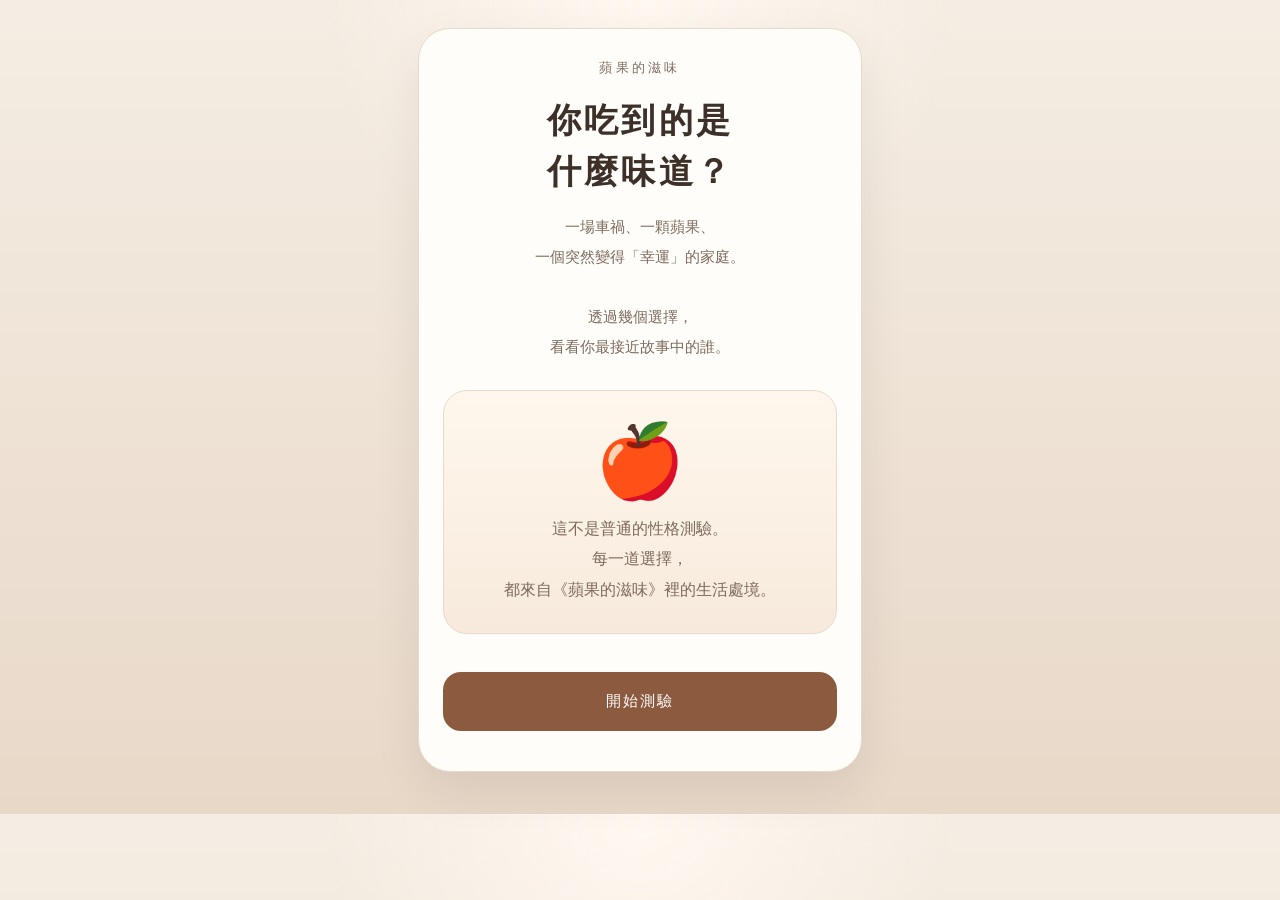
<file: test/index.html>
<!DOCTYPE html>
<html lang="zh-Hant">
<head>
<meta charset="UTF-8">
<meta name="viewport" content="width=device-width, initial-scale=1.0">
<title>蘋果的滋味｜角色心理測驗</title>

<style>
:root{
  --brown:#8c5b3f;
  --brown-dark:#6d432c;
  --text:#3c3028;
  --sub:#7d6b5e;
  --line:#d9c7b8;
  --quote:#b05643;
  --paper:#fffdf9;
  --paper2:#faf4ec;
}

*{
  box-sizing:border-box;
}

body{
  margin:0;
  font-family:"Noto Serif TC","Songti TC","PMingLiU",serif;
  background:
    radial-gradient(circle at top,#fff8f0 0%,transparent 30%),
    linear-gradient(180deg,#f5ede3,#e8d8c8);
  color:var(--text);
}

.wrapper{
  max-width:480px;
  margin:auto;
  padding:28px 18px 42px;
}

.card{
  background:var(--paper);
  border-radius:32px;
  padding:30px 24px;
  box-shadow:0 18px 48px rgba(0,0,0,.08);
  border:1px solid #ead9ca;
}

.hidden{
  display:none;
}

.kicker{
  text-align:center;
  font-size:13px;
  letter-spacing:.25em;
  color:var(--sub);
}

.title{
  text-align:center;
  font-size:34px;
  line-height:1.5;
  letter-spacing:.1em;
  margin:18px 0 12px;
}

.subtitle{
  text-align:center;
  line-height:2;
  font-size:15px;
  color:var(--sub);
}

.hero{
  margin:28px 0;
  padding:28px 20px;
  background:linear-gradient(180deg,#fff7ed,#f7eadc);
  border-radius:24px;
  text-align:center;
  border:1px solid #ead9ca;
}

.apple{
  font-size:72px;
  margin-bottom:10px;
}

.hero p{
  margin:0;
  line-height:1.9;
  color:var(--sub);
}

button{
  width:100%;
  border:none;
  border-radius:18px;
  padding:16px;
  margin:10px 0;
  cursor:pointer;
  font-size:15px;
  line-height:1.8;
  font-family:inherit;
}

.primary{
  background:var(--brown);
  color:white;
  letter-spacing:.12em;
}

.primary:hover{
  background:var(--brown-dark);
}

.choice{
  background:white;
  border:1px solid var(--line);
  color:var(--text);
  text-align:left;
}

.choice:hover{
  background:#f5e6d7;
}

.progressText{
  text-align:center;
  font-size:13px;
  letter-spacing:.15em;
  color:var(--sub);
}

.progressBar{
  height:8px;
  background:#e8ddd2;
  border-radius:99px;
  overflow:hidden;
  margin:14px 0 24px;
}

.progressFill{
  height:100%;
  width:0%;
  background:var(--brown);
  transition:.25s;
}

.scene{
  background:#fff7ee;
  border-left:4px solid var(--brown);
  padding:15px;
  line-height:1.95;
  color:var(--sub);
  border-radius:12px;
  margin-bottom:20px;
  font-size:14px;
}

.question{
  text-align:center;
  font-size:22px;
  line-height:1.7;
  margin-bottom:18px;
}

.roleImage{
  width:360px;
  height:360px;
  object-fit:contain;
  display:block;
  margin:0 auto 20px;
}

.resultName{
  text-align:center;
  font-size:36px;
  letter-spacing:.12em;
  margin-bottom:6px;
}

.resultTag{
  text-align:center;
  color:var(--brown);
  margin-bottom:18px;
  font-size:17px;
}

.resultBlock{
  background:var(--paper2);
  border-radius:20px;
  padding:18px;
  margin:16px 0;
  line-height:2;
}

.resultBlock h3{
  margin:0 0 10px;
  font-size:17px;
}

.resultBlock p{
  margin:0;
}

.quote{
  text-align:center;
  color:var(--quote);
  font-size:20px;
  line-height:1.9;
}

.aftertaste{
  background:#fff7ee;
  border:1px dashed #d9c7b8;
  border-radius:18px;
  padding:16px;
  text-align:center;
  line-height:2;
  color:var(--sub);
  margin-top:18px;
}

.small{
  text-align:center;
  font-size:12px;
  color:#8a7768;
  margin-top:14px;
  line-height:1.8;
}

@media(max-width:420px){
  .roleImage{
    width:320px;
    height:320px;
  }
}
</style>
</head>

<body>

<div class="wrapper">
<div class="card">

<section id="start">

<div class="kicker">蘋果的滋味</div>

<h1 class="title">你吃到的是<br>什麼味道？</h1>

<p class="subtitle">
一場車禍、一顆蘋果、<br>
一個突然變得「幸運」的家庭。<br><br>
透過幾個選擇，<br>
看看你最接近故事中的誰。
</p>

<div class="hero">
<div class="apple">🍎</div>
<p>
這不是普通的性格測驗。<br>
每一道選擇，<br>
都來自《蘋果的滋味》裡的生活處境。
</p>
</div>

<button class="primary" onclick="startQuiz()">開始測驗</button>

</section>

<section id="quiz" class="hidden">

<div class="progressText" id="progressText"></div>

<div class="progressBar">
<div class="progressFill" id="progressFill"></div>
</div>

<div class="scene" id="scene"></div>

<div class="question" id="question"></div>

<div id="answers"></div>

</section>

<section id="result" class="hidden">

<img class="roleImage" id="roleImage" alt="角色頭像">

<div class="resultName" id="roleName"></div>

<div class="resultTag" id="roleTag"></div>

<div class="resultBlock">
<h3>角色介紹</h3>
<p id="roleIntro"></p>
</div>

<div class="resultBlock">
<h3>你像他的地方</h3>
<p id="rolePersonality"></p>
</div>

<div class="resultBlock">
<h3>代表句／文本意象</h3>
<p class="quote" id="roleQuote"></p>
</div>

<div class="resultBlock">
<h3>象徵意義</h3>
<p id="roleSymbol"></p>
</div>

<div class="aftertaste" id="aftertaste"></div>

<button class="primary" onclick="restartQuiz()">重新測驗</button>

<p class="small">
《蘋果的滋味》不是在描寫幸福，<br>
而是在問：為什麼有些人必須受傷，才能碰到「運氣」？
</p>

</section>

</div>
</div>

<script>
const characterImages = {
  "江阿發":"jiang.png",
  "阿桂":"agui.png",
  "阿珠":"azhu.png",
  "阿吉":"aji.png",
  "格雷上校":"gray.png"
};

const questions = [
  {
    scene:"家中最近經濟困難，連學校代辦費都暫時繳不出來。老師當著全班提醒你，其他同學也看了過來。",
    question:"那一刻，你最可能有什麼反應？",
    answers:[
      ["覺得很丟臉，只想趕快低頭撐過去。","阿吉"],
      ["開始擔心家裡是不是又快撐不下去了。","阿桂"],
      ["想著自己能不能少花一點，或幫家裡分擔。","阿珠"],
      ["覺得難堪也沒辦法，生活還是得繼續。","江阿發"]
    ]
  },
  {
    scene:"你第一次走進一間乾淨明亮、設備齊全的醫院，裡面有蘋果、汽水和各種平常很少接觸到的東西。",
    question:"在那個瞬間，你心裡最接近哪種感覺？",
    answers:[
      ["原來世界上真的有這麼新奇的東西。","阿吉"],
      ["好像連站在這裡都有點不自在。","阿桂"],
      ["第一次覺得有錢真的能改變生活。","江阿發"],
      ["這些東西其實再普通不過。","格雷上校"]
    ]
  },
  {
    scene:"一場原本很可怕的車禍，最後卻換來一筆能改善生活的補償。",
    question:"那個瞬間，你心裡最接近哪個想法？",
    answers:[
      ["至少家裡暫時能撐下去了。","阿桂"],
      ["為什麼一定要受傷，才能過比較好的生活？","阿珠"],
      ["也許這真的算是一種「運氣」。","江阿發"],
      ["有些問題，好像花點錢就能解決。","格雷上校"]
    ]
  },
  {
    scene:"家裡氣氛變得很沉重，每個人都在擔心以後的日子。",
    question:"你通常會先變成哪種人？",
    answers:[
      ["先關心家中其他人的狀態。","阿珠"],
      ["開始盤算接下來該怎麼撐下去。","江阿發"],
      ["假裝沒事，但其實心裡很害怕。","阿吉"],
      ["試著用自己的能力幫忙解決問題。","格雷上校"]
    ]
  },
  {
    scene:"故事裡的蘋果，其實不只是水果。對江家來說，它像是突然掉進生活裡的另一個世界。",
    question:"如果是你，你覺得那顆蘋果最後吃起來像什麼？",
    answers:[
      ["第一次知道原來世界上有這麼甜的東西。","阿吉"],
      ["明明是甜的，心裡卻還是慌的。","阿桂"],
      ["好像還沒吃完，人就突然長大了。","阿珠"],
      ["原來有些好日子，是受傷後才換來的。","江阿發"]
    ]
  }
];

const results = {
  "江阿發":{
    tag:"一家之主，靠勞力維生",
    intro:"江阿發是家中的經濟支柱。原本只是騎腳踏車去工作，卻因車禍被送進美國醫院。故事中，他從害怕殘廢、擔心家庭生計，逐漸轉向把補償視為家庭翻身的可能。",
    personality:"你和江阿發一樣，面對困境時會先考慮現實問題。你不是單純貪財，而是知道生活壓力會逼人務實，甚至把不幸看成唯一的機會。",
    quote:"「運氣，碰到運氣了。」",
    symbol:"江阿發象徵底層勞動者的辛苦與矛盾。他的「幸運」其實很酸澀，因為那份改善生活的機會，是用身體受傷換來的。",
    taste:"你吃到的蘋果，帶著現實生活裡酸澀卻不得不吞下去的味道。"
  },
  "阿桂":{
    tag:"情緒外露，守護家庭",
    intro:"阿桂是江阿發的妻子。得知丈夫出車禍後，她一路哭喊，害怕丈夫殘廢後全家失去依靠。進入美國醫院後，她同時恐懼陌生環境，也被補償與物資吸引。",
    personality:"你和阿桂一樣，對家庭安全感非常敏感。你的情緒不是脆弱，而是因為你很清楚：一旦主要支柱倒下，整個家庭都可能跟著崩塌。",
    quote:"「一家大小都要靠他呀！」",
    symbol:"阿桂象徵底層女性在貧窮與權力面前的求生反應。她的哭泣不是單純悲傷，而是長期生活壓力下的本能防衛。",
    taste:"你吃到的蘋果，有一點甜，但更多的是對失去的害怕。"
  },
  "阿珠":{
    tag:"早熟懂事，替家人著想",
    intro:"阿珠是家中長女。父親出事後，她去學校接弟弟們，也想像自己可能被賣去當養女，好替家裡減輕負擔。她在故事中承擔了超過年齡的責任。",
    personality:"你和阿珠一樣，常常下意識替別人想很多。你明明也會害怕，卻容易先把自己的感受收起來，選擇照顧家人和穩住場面。",
    quote:"「她忽然覺得自己已經不是小孩子了。」",
    symbol:"阿珠象徵貧窮家庭中被迫早熟的孩子。她的懂事讓人心疼，因為那不是浪漫的犧牲，而是貧困造成的壓力轉移。",
    taste:"你吃到的蘋果，看起來成熟，其實藏著太早長大的酸味。"
  },
  "阿吉":{
    tag:"天真敏感，容易滿足",
    intro:"阿吉是江阿發的兒子。他因為繳不起代辦費在學校被罰站，後來進入美國醫院，對蘋果、汽水罐與豪華環境感到新奇又興奮。",
    personality:"你和阿吉一樣，對世界保有好奇心。即使環境有壓力，你仍會被小小的新鮮事物吸引，從苦日子裡找到短暫的快樂。",
    quote:"「一只蘋果可以買四斤米。」",
    symbol:"阿吉象徵兒童在貧窮中的真實感受。他既承受羞辱，也會被物質新奇吸引，呈現出孩子有限卻誠實的理解。",
    taste:"你吃到的蘋果，是短暫卻真實的甜味。"
  },
  "格雷上校":{
    tag:"外來權力，帶著善意",
    intro:"格雷上校是撞傷江阿發的美國人。他送江家人到醫院，提供補償與照顧。表面上他有責任感，但他的存在也代表美國權力與台灣底層家庭之間的不平等。",
    personality:"你和格雷上校一樣，願意幫助別人，也習慣從資源與制度的角度思考問題。但有時候，真正的距離不是善意，而是彼此不同的位置。",
    quote:"「美國人把他們帶進那間白色醫院。」",
    symbol:"格雷上校象徵外來權力與現代化資源。他不是單純的壞人，但他的善意建立在巨大的階級差距上，因此帶有複雜的諷刺。",
    taste:"你吃到的蘋果，是一種站在不同位置才看得到的甜味。"
  }
};

let scores = {};
let current = 0;

function shuffle(array){
  for(let i=array.length-1;i>0;i--){
    const j=Math.floor(Math.random()*(i+1));
    [array[i],array[j]]=[array[j],array[i]];
  }
  return array;
}

function startQuiz(){
  scores = {
    "江阿發":0,
    "阿桂":0,
    "阿珠":0,
    "阿吉":0,
    "格雷上校":0
  };

  current = 0;

  document.getElementById("start").classList.add("hidden");
  document.getElementById("result").classList.add("hidden");
  document.getElementById("quiz").classList.remove("hidden");

  showQuestion();
}

function showQuestion(){
  const q = questions[current];

  document.getElementById("progressText").innerText = "Q " + (current+1) + " / " + questions.length;
  document.getElementById("progressFill").style.width = ((current+1)/questions.length*100) + "%";

  document.getElementById("scene").innerText = q.scene;
  document.getElementById("question").innerText = q.question;

  const answerBox = document.getElementById("answers");
  answerBox.innerHTML = "";

  const shuffled = shuffle([...q.answers]);

  shuffled.forEach(ans => {
    const btn = document.createElement("button");
    btn.className = "choice";
    btn.innerText = ans[0];

    btn.onclick = () => {
      scores[ans[1]]++;
      current++;

      if(current < questions.length){
        showQuestion();
      }else{
        showResult();
      }
    };

    answerBox.appendChild(btn);
  });
}

function showResult(){
  document.getElementById("quiz").classList.add("hidden");
  document.getElementById("result").classList.remove("hidden");

  const top = Object.keys(scores).sort((a,b)=>scores[b]-scores[a])[0];

  const r = results[top];

  document.getElementById("roleImage").src = characterImages[top];
  document.getElementById("roleName").innerText = top;
  document.getElementById("roleTag").innerText = r.tag;
  document.getElementById("roleIntro").innerText = r.intro;
  document.getElementById("rolePersonality").innerText = r.personality;
  document.getElementById("roleQuote").innerText = r.quote;
  document.getElementById("roleSymbol").innerText = r.symbol;
  document.getElementById("aftertaste").innerText = r.taste;
}

function restartQuiz(){
  document.getElementById("result").classList.add("hidden");
  document.getElementById("start").classList.remove("hidden");
  window.scrollTo(0,0);
}
</script>

</body>
</html>
</file>
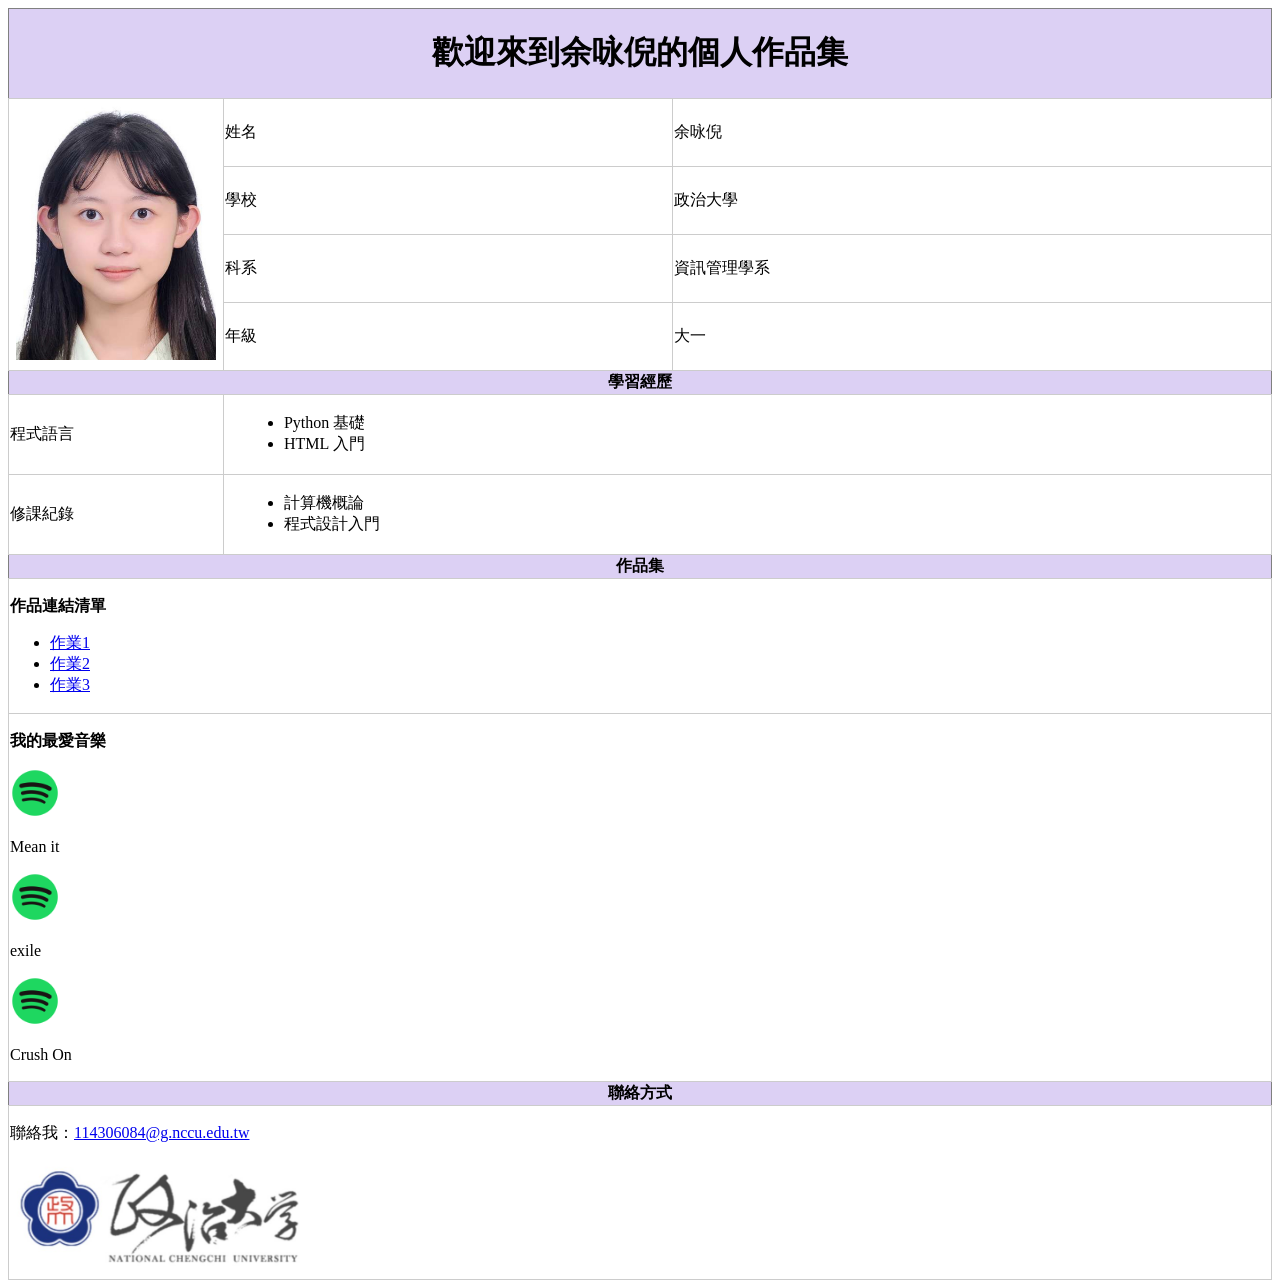
<file: HW5_Portfolio/HW5_114306084 上午11.30.04.html>
<!DOCTYPE html>
<html>
<head>
 <meta charset="utf-8">
 <meta name="viewport" content="width=device-width, initial-scale=1">
 <title>114306084_Portfolio</title>
</head>
<body> 
<table border="1" >
 <tr style="background-color: #dcd0f4;">
    <th colspan="4">
        <h1>歡迎來到余咏倪的個人作品集</h1>
    </th>
 </tr>
<style>
    table {
        border-collapse: collapse;
        width: 100%;
    }
    td {
        height: 65px;
        vertical-align: middle;
        border: 1px solid #ccc;
    }
</style>

 <tr>
    <td rowspan="4" style="width:5%; text-align: center;">
        <img src="IMG.jpg" alt="Profile Picture" width="200">
    </td>
    <td colspan="2" style="width: 30%">姓名</td>
    <td colspan="2" style="width: 40%;">余咏倪</td>
 </tr>
 <tr>
    <td colspan="2">學校</td>
    <td colspan="2">政治大學</td>
 </tr>
 <tr>
    <td colspan="2">科系</td>
    <td colspan="2">資訊管理學系</td>
 </tr>
 <tr>
    <td colspan="2">年級</td>
    <td colspan="2">大一</td>
 </tr>
 <tr style="background-color:#dcd0f4;">
   <th colspan="4" style="text-align:center;">學習經歷</th>
 </tr>
 <tr style="height: 80px;">
   <td>程式語言</td>
   <td colspan="3">
    <ul style="margin:0 0 0 1.2em;">
      <li>Python 基礎</li>
      <li>HTML 入門</li>
    </ul>
   </td>
 </tr>
 <tr style="height: 80px">
   <td>修課紀錄</td>
   <td colspan="3">
    <ul style="margin:0 0 0 1.2em;">
      <li>計算機概論</li>
      <li>程式設計入門</li>
    </ul>
   </td>
 </tr>
 <tr style="background-color: #dcd0f4;">
    <th colspan="4" style="text-align:center;">作品集</th>
 </tr>
 <tr>
    <td colspan="4">
     <p style="text-align: left;"><b>作品連結清單</b></p>
        <ul>
            <li><a href="https://github.com/114306084/1141_IntroToCS_114306084/tree/main/HW1_Github">作業1</a></li>
            <li><a href="https://github.com/114306084/HW2">作業2</a></li>
            <li><a href="https://github.com/114306084/1141_IntroToCS_114306084/tree/main/HW3_Excel1">作業3</a></li>
        </ul>
    </td>
 </tr>
 <tr>
    <td colspan="4">
     <p style="text-align: left;"><b>我的最愛音樂</b></p>
  <ul style="list-style-type:none; margin:0; padding:0;">
    <li>
     <a href="https://open.spotify.com/track/6mXdCcFnPKQznj4CmMRmHC?si=bc47141917a74780" target="_blank" rel="noopener">
        <img src="spotify.png" alt="Spotify" width="50" height="50">
     </a>
     <p>Mean it</p>
    </li>
   <li>
      <a href="https://open.spotify.com/track/4pvb0WLRcMtbPGmtejJJ6y?si=adc872eee33b4444" target="_blank" rel="noopener">
        <img src="spotify.png" alt="Spotify" width="50" height="50">
      </a>
     <p>exile</p>
    </li>
    <li>
     <a href="https://open.spotify.com/track/4LSPhOVHew694KG2IAA6Ap?si=e8bf27c97edf4557" target="_blank" rel="noopener">
        <img src="spotify.png" alt="Spotify" width="50" height="50">
     </a>
      <p>Crush On</p>
    </li>
  </ul>
    </td>
 </tr>
 <tr style="background-color: #dcd0f4;">
    <th colspan="4" style="text-align:center;">聯絡方式</th>
 </tr>
 <tr>
    <td colspan="4">
        <p>聯絡我：<a href="mailto:114306084@g.nccu.edu.tw">114306084@g.nccu.edu.tw</a><br></p>
        <img src="chengchi.jpg" alt="NCCU Logo" width="300">
    </td>
 </tr>

</table>
</body>
</html>
</file>
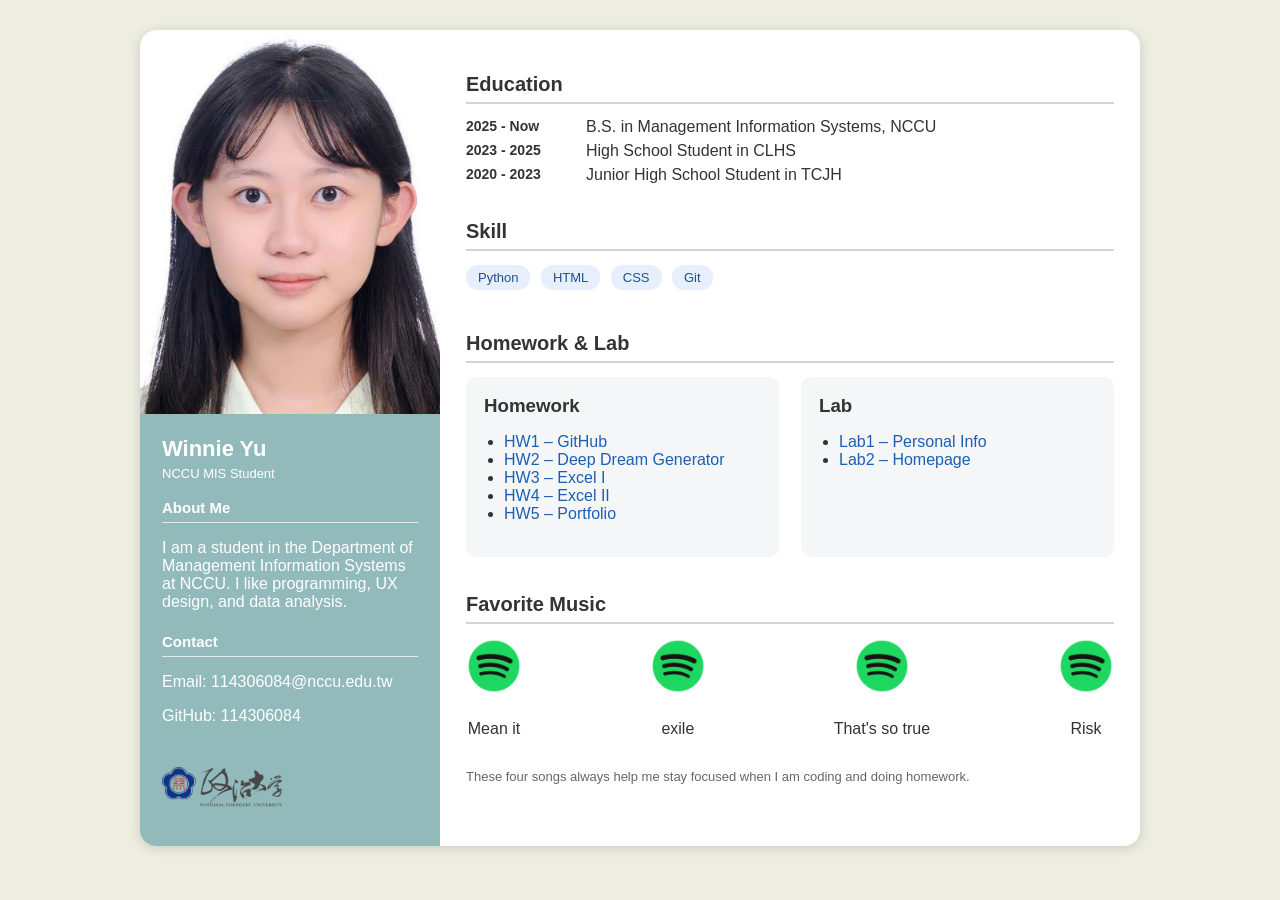
<file: HW6_CSS/114306084_CSS_HW.html>
<!DOCTYPE html>
<html lang="en">
<head>
    <meta charset="UTF-8">
    <title>CSS Homework</title>
    <link rel="stylesheet" href="114306084_CSS_HW.css">
</head>

<body>

<div class="main-container">

    <!-- LEFT PANEL -->
    <div class="left-panel">
        <img src="im.jpg" class="profile-photo" alt="My profile photo">

        <div class="left-content">

            <h2 class="name">Winnie Yu</h2>
            <p class="role">NCCU MIS Student</p>

            <!-- About Me -->
            <div class="left-section">
                <div class="left-heading">About Me</div>
                <p>
                    I am a student in the Department of Management Information Systems at NCCU.
                    I like programming, UX design, and data analysis.
                </p>
            </div>

            <!-- Contact -->
            <div class="left-section">
                <div class="left-heading">Contact</div>
                <p>Email: 114306084@nccu.edu.tw</p>
                <p>GitHub: 114306084</p>
            </div>

            <img src="logo.png" class="school-logo" alt="NCCU logo">

        </div>
    </div>

    <!-- RIGHT PANEL -->
    <div class="right-panel">

        <!-- EDUCATION -->
        <div class="section">
            <h2 class="section-title">Education</h2>

            <div class="edu-item">
                <span class="year">2025 - Now</span>
                <span>B.S. in Management Information Systems, NCCU</span>
            </div>

            <div class="edu-item">
                <span class="year">2023 - 2025</span>
                <span>High School Student in CLHS</span>
            </div>

            <div class="edu-item">
                <span class="year">2020 - 2023</span>
                <span>Junior High School Student in TCJH</span>
            </div>
        </div>

        <!-- SKILLS -->
        <div class="section">
            <h2 class="section-title">Skill</h2>
            <span class="tag">Python</span>
            <span class="tag">HTML</span>
            <span class="tag">CSS</span>
            <span class="tag">Git</span>
        </div>

        <!-- HOMEWORK & LAB -->
        <div class="section">
            <h2 class="section-title">Homework & Lab</h2>

            <div class="hw-lab-container">
                <div class="card">
                    <h3>Homework</h3>
                    <ul>
                        <li><a href="https://github.com/114306084/1141_IntroToCS_114306084/tree/main/HW1_Github">HW1 – GitHub</a></li>
                        <li><a href="https://github.com/114306084/HW2">HW2 – Deep Dream Generator</a></li>
                        <li><a href="https://github.com/114306084/1141_IntroToCS_114306084/tree/main/HW3_Excel1">HW3 – Excel I</a></li>
                        <li><a href="https://github.com/114306084/1141_IntroToCS_114306084/tree/main/HW4_Excel2">HW4 – Excel II</a></li>
                        <li><a href="https://github.com/114306084/1141_IntroToCS_114306084/tree/main/HW5_Portfolio">HW5 – Portfolio</a></li>
                    </ul>
                </div>

                <div class="card">
                    <h3>Lab</h3>
                    <ul>
                        <li><a href="https://github.com/114306084/1141_IntroToCS_114306084/tree/main/Lab1_Personal_Info">Lab1 – Personal Info</a></li>
                        <li><a href="https://github.com/114306084/1141_IntroToCS_114306084/tree/main/Lab2_Homepage">Lab2 – Homepage</a></li>
                    </ul>
                </div>
            </div>
        </div>

        <!-- FAVORITE MUSIC -->
        <div class="section">
            <h2 class="section-title">Favorite Music</h2>

            <div class="music-row">
                <div class="music-item">
                    <a href="https://open.spotify.com/track/6mXdCcFnPKQznj4CmMRmHC?si=4c46972d1ace409d" target="_blank">
                        <img src="spotify.png" alt="song 1">
                    </a>
                    <p>Mean it</p>
                </div>

                <div class="music-item">
                    <a href="https://open.spotify.com/track/4pvb0WLRcMtbPGmtejJJ6y?si=7a35ddb8312e429c" target="_blank">
                        <img src="spotify.png" alt="song 2">
                    </a>
                    <p>exile</p>
                </div>

                <div class="music-item">
                    <a href="https://open.spotify.com/track/7ne4VBA60CxGM75vw0EYad?si=f2e8d9d0972a4506" target="_blank">
                        <img src="spotify.png" alt="song 3">
                    </a>
                    <p>That's so true</p>
                </div>

                <div class="music-item">
                    <a href="https://open.spotify.com/track/6KJUSJHXRrTjSMpi9PzjEy?si=819d32ae96c04476" target="_blank">
                        <img src="spotify.png" alt="song 4">
                    </a>
                    <p>Risk</p>
                </div>
            </div>

            <p class="music-note">
                These four songs always help me stay focused when I am coding and doing homework.
            </p>

        </div>

    </div>

</div>

</body>
</html>
</file>
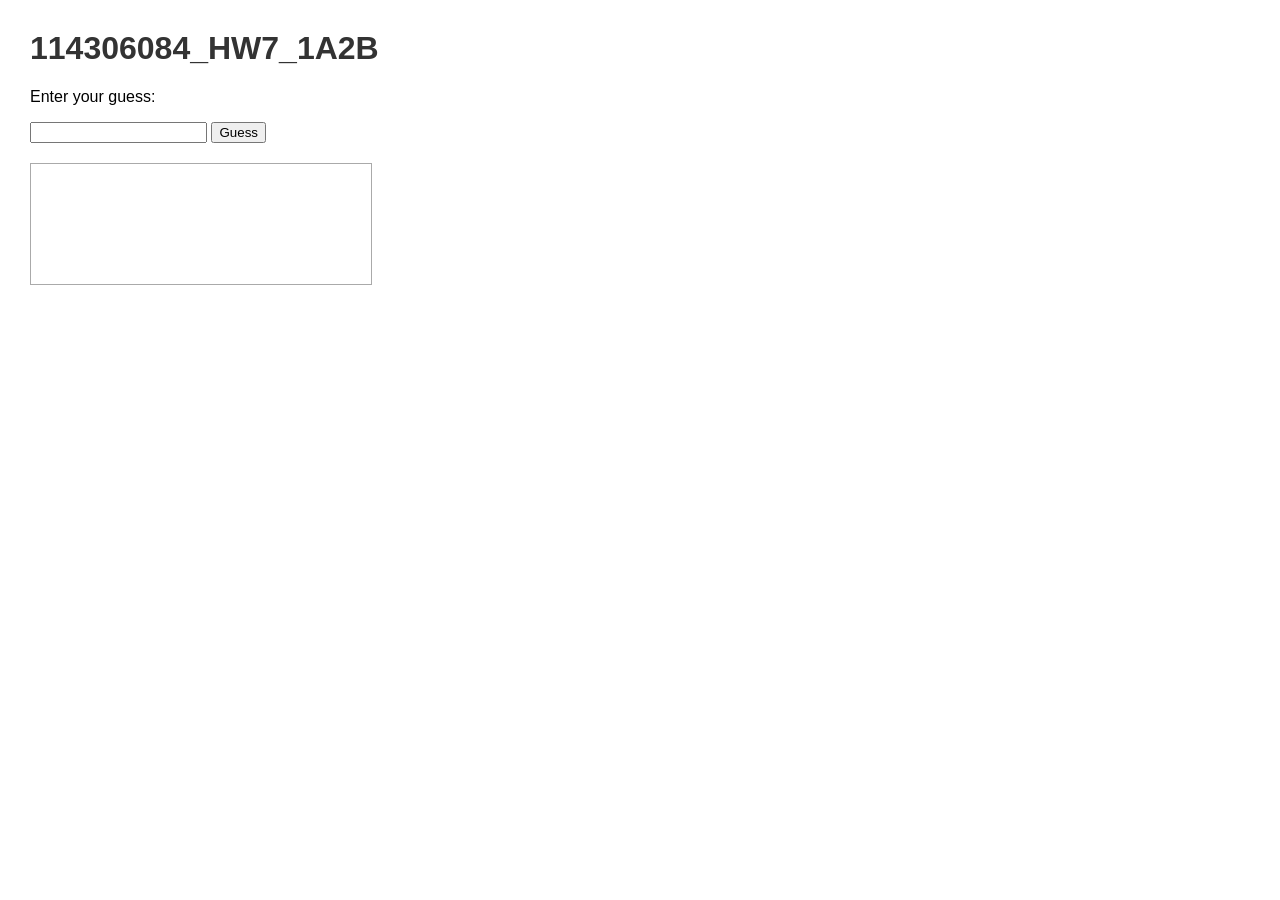
<file: HW7_JS1/114306084_JS1_HW7.html>
<!DOCTYPE html>
<html lang="en">
<head>
    <meta charset="UTF-8">
    <title>114306084_HW7_1A2B</title>
    <style>
        body {
            font-family: Arial, sans-serif;
            margin: 30px;
        }
        #record {
            margin-top: 20px;
            padding: 10px;
            border: 1px solid #aaa;
            width: 320px;
            min-height: 100px;
        }
        h1 {
            color: #333;
        }
    </style>
</head>
<body>

<h1>114306084_HW7_1A2B</h1>

<p>Enter your guess:</p>

<input type="text" id="userInput" maxlength="4">
<button onclick="play()">Guess</button>

<div id="record"></div>

<script>
    let answer = generateAnswer();
    let count = 0;

    console.log("Secret Answer = " + answer);  // for debugging

    function generateAnswer() {
        let digits = ["0","1","2","3","4","5","6","7","8","9"];
        let ans = "";

        while (ans.length < 4) {
            let index = Math.floor(Math.random() * digits.length);
            ans += digits[index];
            digits.splice(index, 1);
        }
        return ans;
    }

    function play() {
        let input = document.getElementById("userInput").value.trim();

        if (!isValid(input)) {
            alert("Invalid input! Please enter 4 unique digits.");
            return;
        }

        count++;

        let result = checkAB(input, answer);

        document.getElementById("record").innerHTML +=
            `<p>${count}. ${input} → ${result}</p>`;

        if (result === "4A0B") {
            alert("Correct! Total attempts: " + count);
        }

        document.getElementById("userInput").value = "";
    }

    function isValid(str) {
        if (str.length !== 4) return false;
        if (!/^\d{4}$/.test(str)) return false;

        let set = new Set(str);
        return set.size === 4;
    }

    function checkAB(guess, ans) {
        let A = 0, B = 0;

        for (let i = 0; i < 4; i++) {
            if (guess[i] === ans[i]) {
                A++;
            } else if (ans.includes(guess[i])) {
                B++;
            }
        }
        return `${A}A${B}B`;
    }
</script>

</body>
</html>
</file>
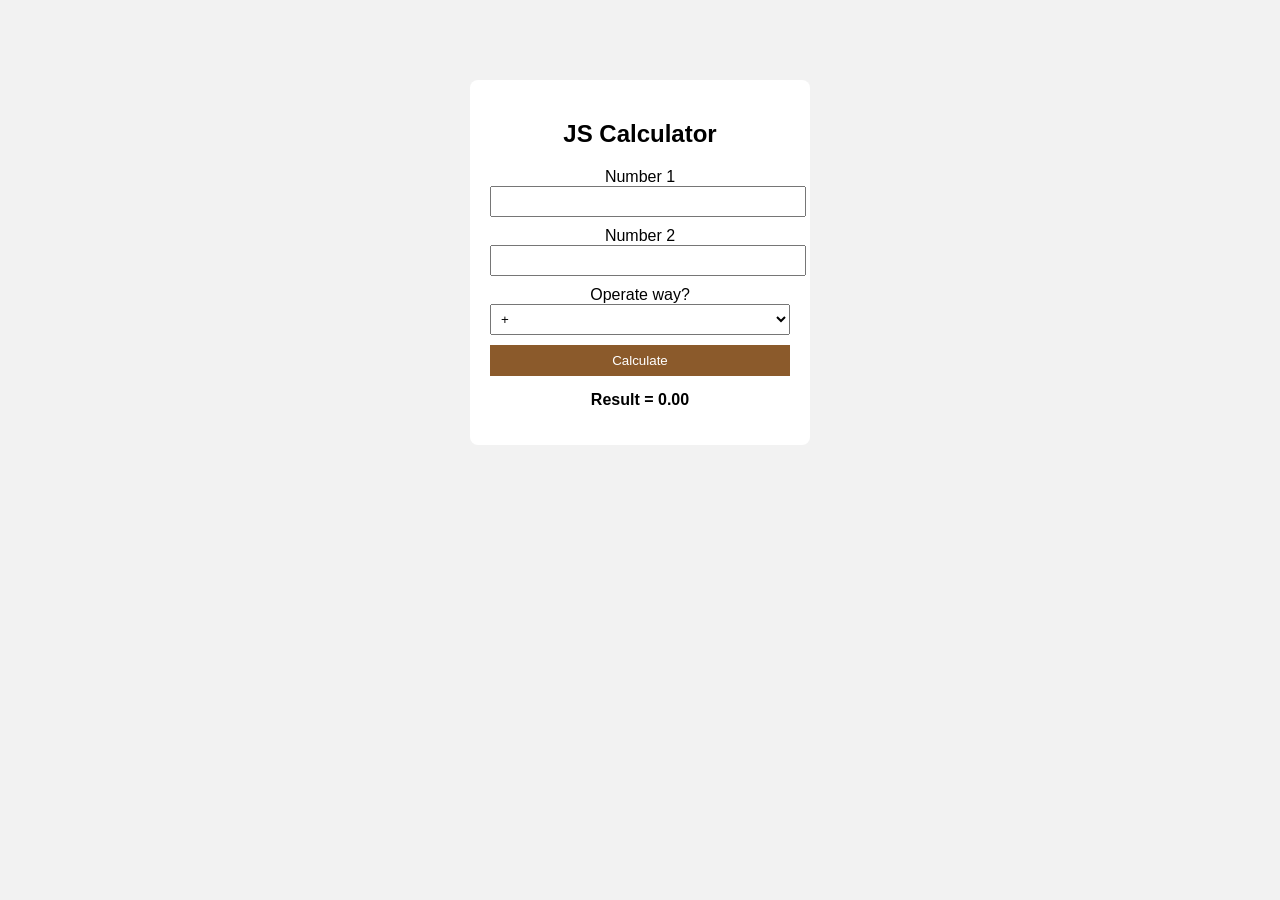
<file: HW8_JS2/114306084_JS2_HW8.html>
<!DOCTYPE html>
<html lang="en">
<head>
  <meta charset="UTF-8">
  <title>JS Calculator</title>
  <link rel="stylesheet" href="style.css">
</head>
<body>

  <div class="calculator">
    <h2>JS Calculator</h2>

    <label>Number 1</label>
    <input type="number" id="num1">

    <label>Number 2</label>
    <input type="number" id="num2">

    <label>Operate way?</label>
    <select id="operator">
      <option value="+">+</option>
      <option value="-">-</option>
      <option value="*">*</option>
      <option value="/">/</option>
    </select>

    <button onclick="calculate()">Calculate</button>

    <p id="result">Result = 0.00</p>
  </div>

  <script src="script.js"></script>
</body>
</html>
</file>
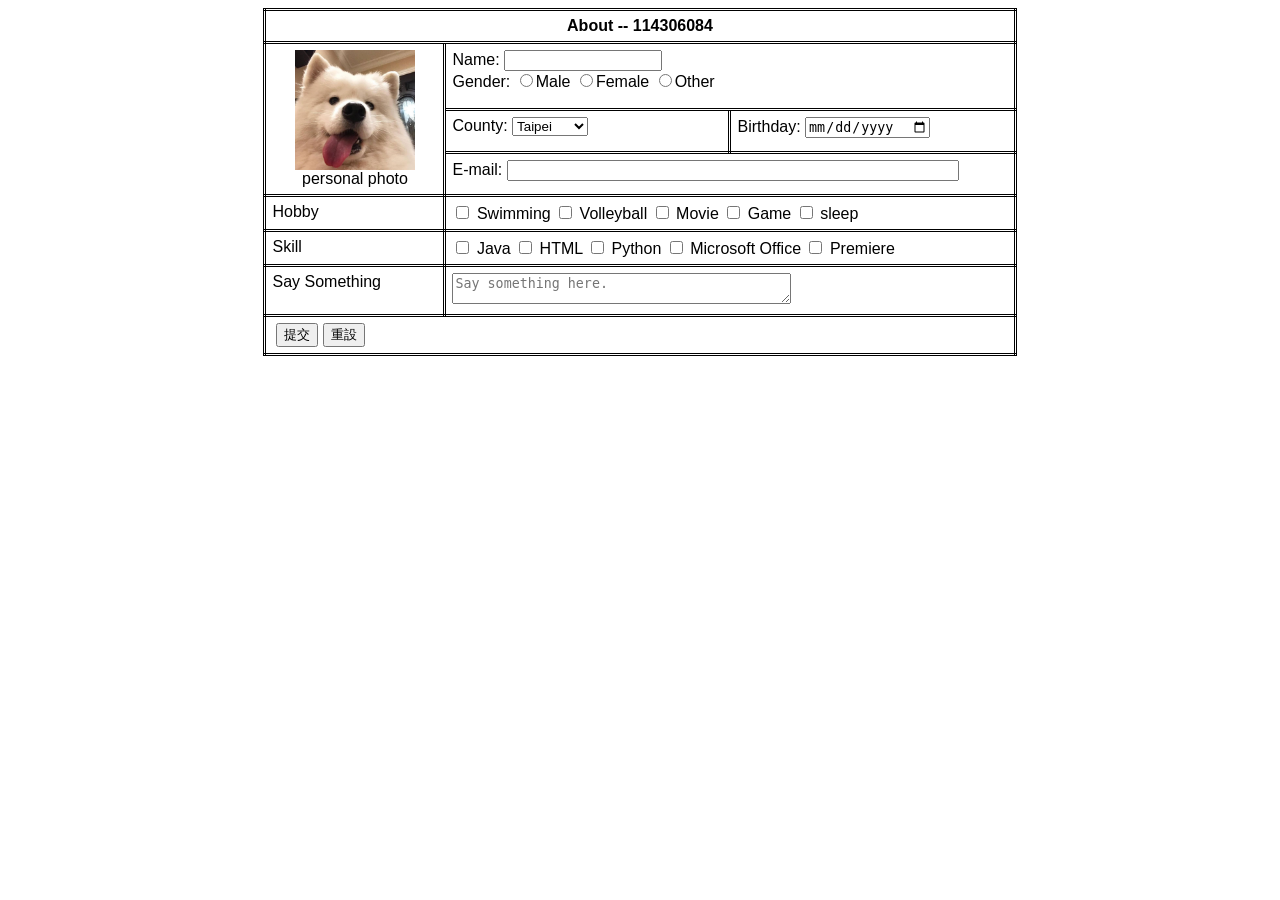
<file: Lab1_Personal_Info/Lab1_114306084.html>
<!DOCTYPE html>
<html lang="en">
<head>
<meta charset="UTF-8">
<title>Lab1_114306084</title>
<style>
  body { font-family: Arial, sans-serif; }
  table {
    border-collapse: collapse;
    margin: 0 auto;
    border: 3px double #000;
    table-layout: fixed;
    width: 750px;
  }
  th, td {
    border: 3px double #000;
    padding: 6px;
    vertical-align: top;
    word-wrap: break-word;
  }
  th { text-align: center; }
  img {
    width: 120px;
    height: auto;
    display: block;
    margin: 0 auto;
  }
  textarea {
    width: 60%;   
    height: 25px; 
  }
  .photo-cell { text-align: center; }
  .buttons { text-align: left; padding-left: 10px; } 
</style>
</head>
<body>

<form>
  <table cellpadding="5">
    <colgroup>
      <col style="width: 180px;">
      <col style="width: 285px;">
      <col style="width: 285px;">
    </colgroup>

    <tr>
      <th colspan="3">About -- 114306084</th>
    </tr>

    <tr>
      <td class="photo-cell" rowspan="3">
        <img src="dog.jpg" alt="personal photo">
        <div>personal photo</div>
      </td>
      <td colspan="2">
        Name: <input type="text" name="name" style="width: 150px;">
        <br>
        Gender:
        <input type="radio" name="gender" value="Male">Male
        <input type="radio" name="gender" value="Female">Female
        <input type="radio" name="gender" value="Other">Other
      </td>
    </tr>

    <tr>
      <td>
        County:
        <select name="county">
          <option value="Taipei" selected>Taipei</option>
          <option value="Tainan">Tainan</option>
          <option value="Taichung">Taichung</option>
          <option value="Taoyuan">Taoyuan</option>
        </select>
      </td>
      <td>
        Birthday:
        <input type="date" name="birthday">
      </td>
    </tr>

    <tr>
      <td colspan="2">
        E-mail:
        <input type="email" name="email" style="width:80%;">
      </td>
    </tr>

    <tr>
      <td>Hobby</td>
      <td colspan="2">
        <input type="checkbox" name="hobby" value="Swimming"> Swimming
        <input type="checkbox" name="hobby" value="Volleyball"> Volleyball
        <input type="checkbox" name="hobby" value="Movie"> Movie
        <input type="checkbox" name="hobby" value="Game"> Game
        <input type="checkbox" name="hobby" value="sleep"> sleep
      </td>
    </tr>

    <tr>
      <td>Skill</td>
      <td colspan="2">
        <input type="checkbox" name="skill" value="Java"> Java
        <input type="checkbox" name="skill" value="HTML"> HTML
        <input type="checkbox" name="skill" value="Python"> Python
        <input type="checkbox" name="skill" value="Microsoft Office"> Microsoft Office
        <input type="checkbox" name="skill" value="Premiere"> Premiere
      </td>
    </tr>

    <tr>
      <td>Say Something</td>
      <td colspan="2">
        <textarea placeholder="Say something here."></textarea>
      </td>
    </tr>

    <tr>
      <td colspan="3" class="buttons">
        <input type="submit" value="提交">
        <input type="reset" value="重設">
      </td>
    </tr>
  </table>
</form>

</body>
</html>
</file>
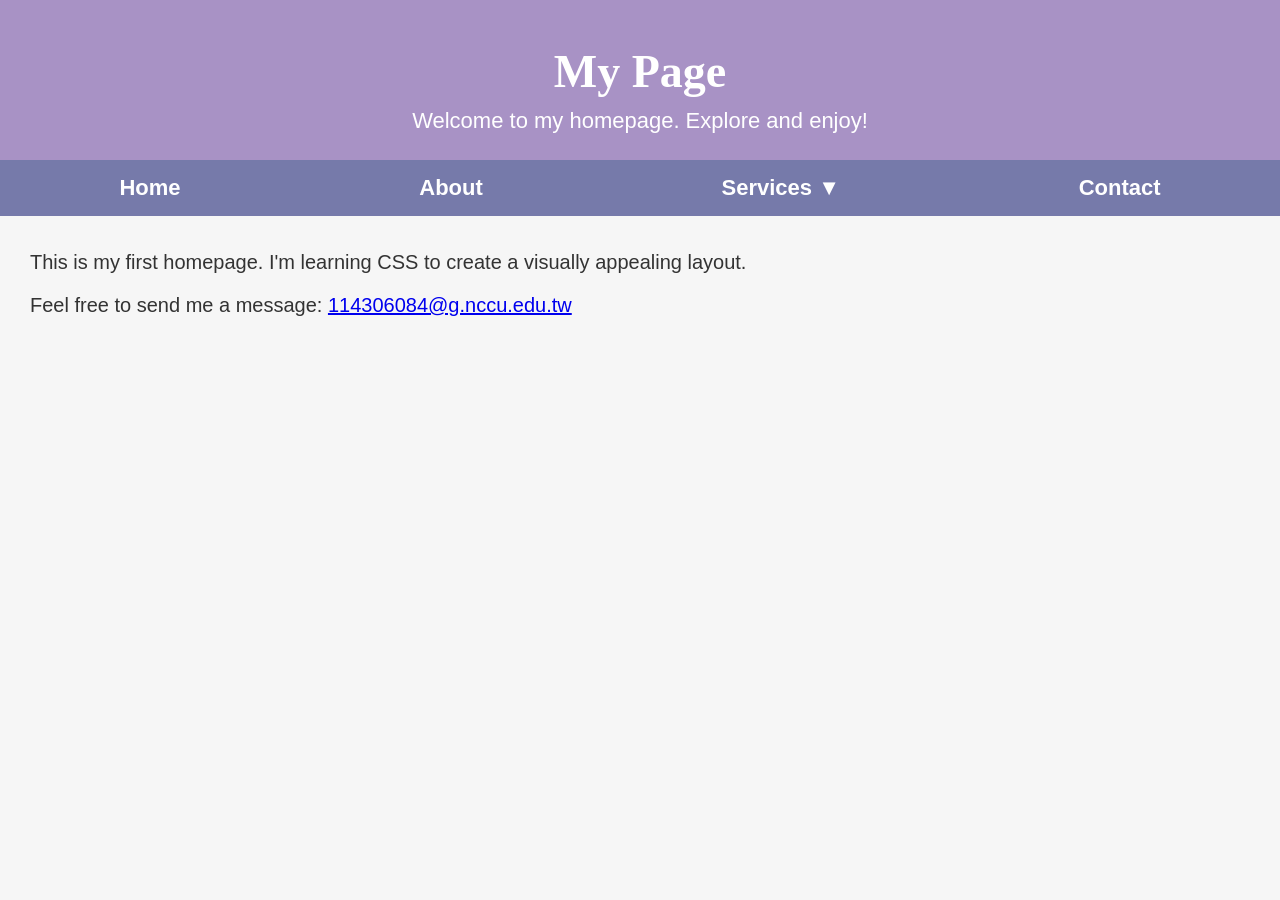
<file: Lab2_Homepage/114306084_CSS_Lab.html>
<!DOCTYPE html>
<html lang="en">
<head>
    <meta charset="UTF-8">
    <title>My Page</title>
    <link rel="stylesheet" href="114306084_CSS_Lab.css">
</head>
<body>

    <!-- Header -->
    <header class="hero">
        <h1>My Page</h1>
        <p class="subtitle">Welcome to my homepage. Explore and enjoy!</p>
    </header>

    <!-- Navigation Bar -->
    <ul class="navbar">
        <li>Home</li>
        <li>About</li>

        <li class="dropdown">Services ▼
            <ul class="dropdown-menu">
                <li>Web Design</li>
                <li>Graphic Design</li>
                <li>Digital Marketing</li>
            </ul>
        </li>

        <li>Contact</li>
    </ul>

    <!-- Page Content -->
    <div class="content">
        <p>This is my first homepage. I'm learning CSS to create a visually appealing layout.</p>

        <p>
            Feel free to send me a message:
            <a href="#">114306084@g.nccu.edu.tw</a>
        </p>

    </div>

</body>
</html>
</file>
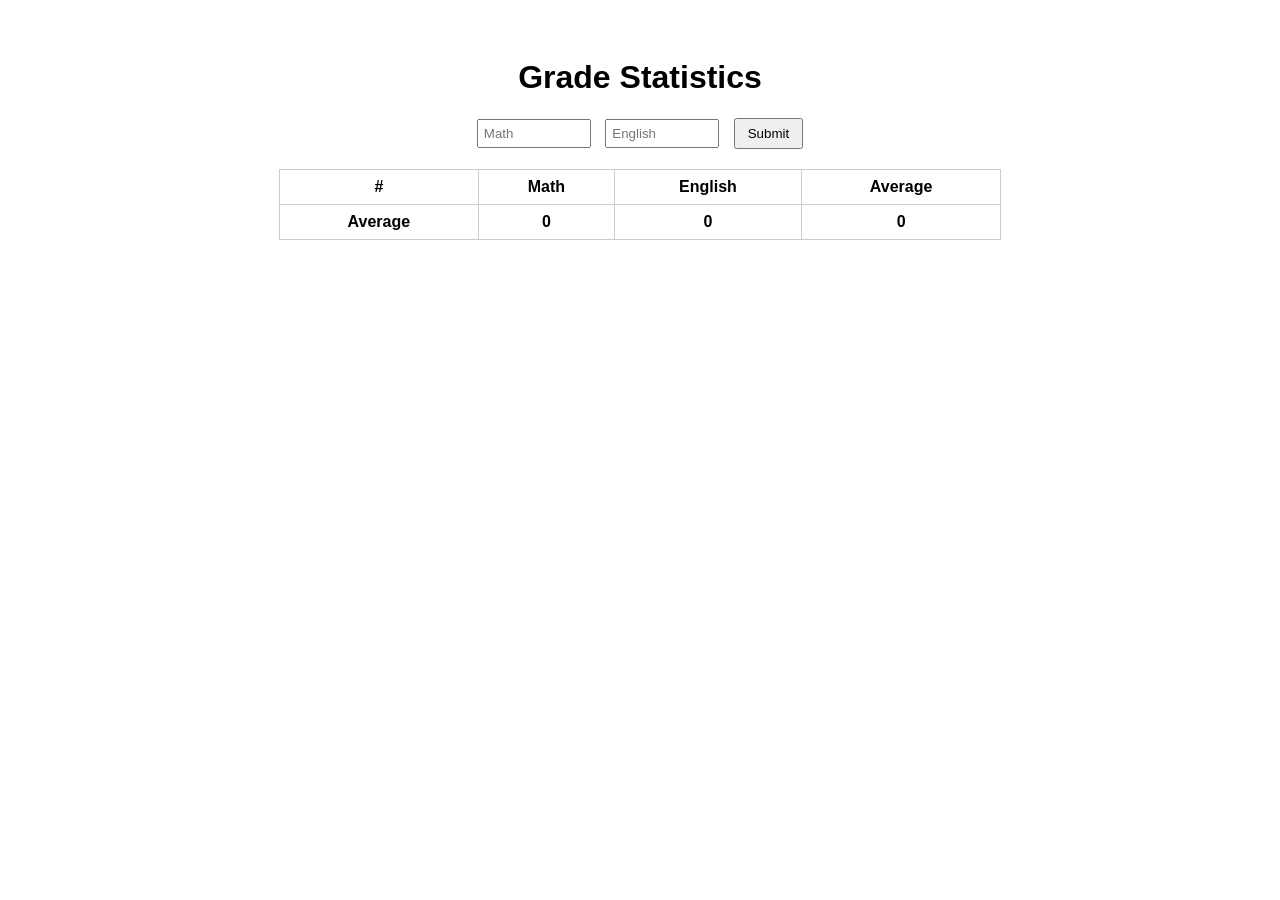
<file: Lab4_GradeStatistics/114306084_JS2_Lab4.html>
<!DOCTYPE html>
<html lang="en">
<head>
  <meta charset="UTF-8">
  <title>Grade Statistics</title>
  <link rel="stylesheet" href="style.css">
</head>
<body>

  <h1>Grade Statistics</h1>

  <div class="input-area">
    <input type="number" id="mathInput" placeholder="Math">
    <input type="number" id="englishInput" placeholder="English">
    <button id="submitBtn">Submit</button>
  </div>

  <table id="gradeTable">
    <thead>
      <tr>
        <th>#</th>
        <th>Math</th>
        <th>English</th>
        <th>Average</th>
      </tr>
    </thead>
    <tbody>

    </tbody>
    <tfoot>
      <tr>
        <th>Average</th>
        <th id="mathAvg">0</th>
        <th id="englishAvg">0</th>
        <th id="overallAvg">0</th>
      </tr>
    </tfoot>
  </table>

  <script src="script.js"></script>
</body>
</html>
</file>
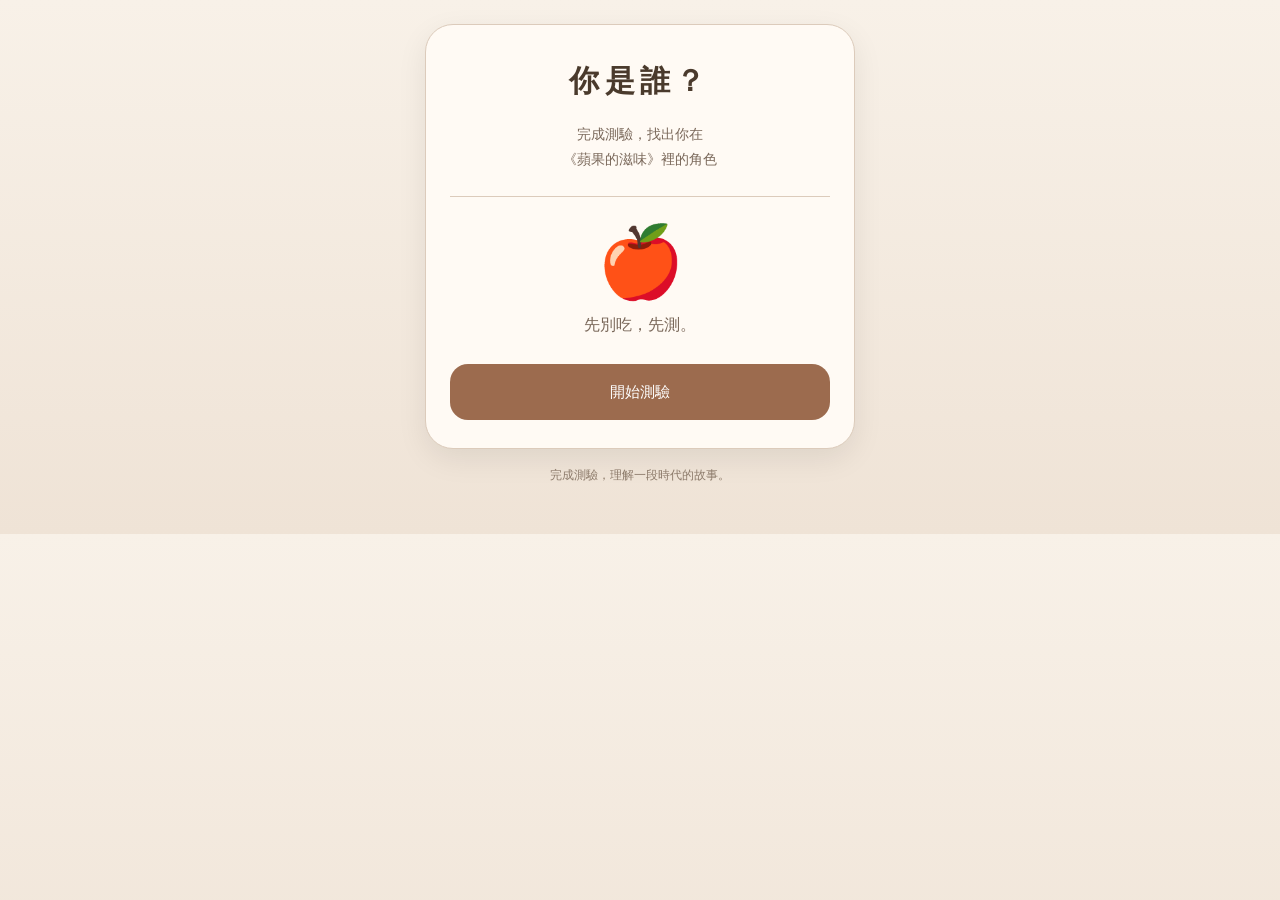
<file: test/1.html>
<!DOCTYPE html>
<html lang="zh-Hant">
<head>
<meta charset="UTF-8">
<meta name="viewport" content="width=device-width, initial-scale=1.0">
<title>《蘋果的滋味》角色心理測驗</title>

<style>
body{
  margin:0;
  font-family:"Noto Serif TC",serif;
  background:linear-gradient(to bottom,#f8f1e8,#efe3d6);
  color:#4a3a2c;
}

.wrap{
  max-width:430px;
  margin:auto;
  padding:24px 18px 50px;
}

.card{
  background:#fffaf4;
  border-radius:28px;
  padding:28px 24px;
  border:1px solid #dccbbb;
  box-shadow:0 10px 30px rgba(0,0,0,0.08);
}

.title{
  text-align:center;
  font-size:30px;
  letter-spacing:0.18em;
  margin-top:8px;
}

.subtitle{
  text-align:center;
  line-height:1.8;
  font-size:14px;
  color:#7a685a;
}

.divider{
  height:1px;
  background:#dccbbb;
  margin:24px 0;
}

.apple{
  font-size:70px;
  text-align:center;
}

.start-text{
  text-align:center;
  margin-top:12px;
  color:#7a685a;
}

button{
  width:100%;
  padding:16px;
  margin-top:12px;
  border:none;
  border-radius:18px;
  font-size:15px;
  line-height:1.6;
  cursor:pointer;
  transition:0.2s;
  font-family:inherit;
}

.choice{
  background:#fff;
  border:1px solid #dccbbb;
  color:#4a3a2c;
  text-align:left;
}

.choice:hover{
  background:#f2e3d4;
}

.primary{
  background:#9c6b4e;
  color:white;
}

.primary:hover{
  background:#83563d;
}

.progress{
  text-align:center;
  font-size:13px;
  color:#8a7768;
  letter-spacing:0.15em;
}

.question{
  text-align:center;
  line-height:1.8;
  font-size:21px;
  margin:22px 0;
}

.hidden{
  display:none;
}

.role-img{
  width:180px;
  display:block;
  margin:10px auto 20px;
  border-radius:18px;
  border:1px solid #dccbbb;
}

.result-name{
  text-align:center;
  font-size:34px;
  letter-spacing:0.18em;
}

.result-tag{
  text-align:center;
  margin-top:8px;
  color:#7a685a;
  font-size:17px;
}

.result-text{
  margin-top:22px;
  line-height:2;
  font-size:16px;
}

.quote{
  margin-top:20px;
  padding:16px;
  background:#fff5eb;
  border-left:4px solid #9c6b4e;
  line-height:1.9;
}

.footer{
  text-align:center;
  margin-top:18px;
  color:#8c7a6a;
  font-size:12px;
}
</style>
</head>

<body>

<div class="wrap">

<div class="card">

<div id="start">

<h1 class="title">你是誰？</h1>

<p class="subtitle">
完成測驗，找出你在<br>
《蘋果的滋味》裡的角色
</p>

<div class="divider"></div>

<div class="apple">🍎</div>

<p class="start-text">先別吃，先測。</p>

<button class="primary" onclick="startQuiz()">
開始測驗
</button>

</div>

<div id="quiz" class="hidden">

<div class="progress" id="progress"></div>

<div class="divider"></div>

<h2 class="question" id="question"></h2>

<div id="answers"></div>

</div>

<div id="result" class="hidden">

<div class="progress">
測驗結果
</div>

<div class="divider"></div>

<img class="role-img" id="roleImage">

<h2 class="result-name" id="roleName"></h2>

<div class="result-tag" id="roleTag"></div>

<p class="result-text" id="roleText"></p>

<div class="quote" id="roleQuote"></div>

<button class="primary" onclick="restart()">
重新測驗
</button>

</div>

</div>

<div class="footer">
完成測驗，理解一段時代的故事。
</div>

</div>

<script>

const questions = [

{
q:"如果家中突然發生重大意外，你第一時間會想什麼？",

a:[
["之後生活怎麼辦？錢夠不夠？","江阿發"],
["人平安最重要，我真的很害怕。","阿桂"],
["我要趕快照顧家人、穩住場面。","阿珠"],
["事情都發生了，先看看接下來會怎樣。","阿吉"],
["我應該負責處理，並給出補償。","格雷上校"]
]
},

{
q:"面對比自己更有權勢的人，你通常會？",

a:[
["保持客氣，但會思考對方能不能幫上忙。","江阿發"],
["緊張不安，怕自己說錯話。","阿桂"],
["先觀察氣氛，再保護身邊的人。","阿珠"],
["覺得新奇，忍不住東看西看。","阿吉"],
["主動安排事情，讓局面照自己的方式走。","格雷上校"]
]
},

{
q:"如果家裡經濟困難，你最可能怎麼想？",

a:[
["只要能讓家裡好過，再辛苦都要撐。","江阿發"],
["壓力太大了，真的不知道怎麼辦。","阿桂"],
["也許我可以犧牲一點，幫家裡分擔。","阿珠"],
["先不要想太多，總會有辦法吧。","阿吉"],
["我可以提供資源，讓他們有新的機會。","格雷上校"]
]
},

{
q:"你在團體中最像哪種人？",

a:[
["扛責任、撐住現實的人","江阿發"],
["情緒很真、很在意家人的人","阿桂"],
["默默照顧大家的人","阿珠"],
["帶著好奇心看世界的人","阿吉"],
["提供資源與決策的人","格雷上校"]
]
},

{
q:"如果突然得到一筆意外之財，你會？",

a:[
["覺得這可能是改變生活的機會。","江阿發"],
["終於可以鬆一口氣。","阿桂"],
["先想到可以幫家裡減輕負擔。","阿珠"],
["太好了，想先享受一下新鮮感。","阿吉"],
["希望這筆錢能真的改善別人的處境。","格雷上校"]
]
}

];

const results = {

"江阿發":{
image:"jiang.png",
tag:"一家之主，靠勞力維生",
text:"你務實、能扛責任，很多時候會先考慮現實與家庭生計。你不是只看重利益，而是在壓力中努力替家人找一條能活下去的路。",
quote:"象徵底層勞動者的辛苦與堅韌。"
},

"阿桂":{
image:"agui.png",
tag:"情緒外露，守護家庭",
text:"你敏感、焦慮，也很重視家人。你的情緒不是脆弱，而是因為你太清楚生活的不安定，所以總是想替家人守住最後一點安全感。",
quote:"象徵底層婦女在恐懼與現實中的求生反應。"
},

"阿珠":{
image:"azhu.png",
tag:"早熟懂事，替家人著想",
text:"你很早熟，常常下意識替別人承擔壓力。你看似安靜，其實心裡想得很多，也容易把照顧別人當成自己的責任。",
quote:"象徵貧窮家庭中，被迫提前長大的孩子。"
},

"阿吉":{
image:"aji.png",
tag:"天真敏感，容易滿足",
text:"你保有孩子式的好奇心，也很容易被新鮮事物吸引。即使感受到現實的羞辱與壓力，你仍能從小事裡找到短暫的快樂。",
quote:"象徵孩子在苦難中有限卻真實的理解。"
},

"格雷上校":{
image:"gray.png",
tag:"外來權力，帶著善意",
text:"你習慣處理問題，也願意提供幫助。不過你的善意有時可能站在較高的位置，因此不一定能完全理解弱勢者真正的處境。",
quote:"象徵善意背後仍存在的階級與權力差距。"
}

};

let index = 0;

let scores = {};

function startQuiz(){

scores = {
"江阿發":0,
"阿桂":0,
"阿珠":0,
"阿吉":0,
"格雷上校":0
};

index = 0;

document.getElementById("start").classList.add("hidden");

document.getElementById("quiz").classList.remove("hidden");

showQuestion();

}

function showQuestion(){

const item = questions[index];

document.getElementById("progress").innerText =
`Q${index+1}/${questions.length}`;

document.getElementById("question").innerText = item.q;

const answers = document.getElementById("answers");

answers.innerHTML = "";

item.a.forEach((ans,i)=>{

const btn = document.createElement("button");

btn.className = "choice";

btn.innerText =
String.fromCharCode(65+i)+". "+ans[0];

btn.onclick = ()=>{

scores[ans[1]]++;

index++;

if(index < questions.length){

showQuestion();

}else{

showResult();

}

};

answers.appendChild(btn);

});

}

function showResult(){

const top =
Object.keys(scores).sort((a,b)=>
scores[b]-scores[a])[0];

const r = results[top];

document.getElementById("quiz").classList.add("hidden");

document.getElementById("result").classList.remove("hidden");

document.getElementById("roleImage").src = r.image;

document.getElementById("roleName").innerText = top;

document.getElementById("roleTag").innerText = r.tag;

document.getElementById("roleText").innerText = r.text;

document.getElementById("roleQuote").innerText = r.quote;

}

function restart(){

document.getElementById("result").classList.add("hidden");

document.getElementById("start").classList.remove("hidden");

}

</script>

</body>
</html>
</file>
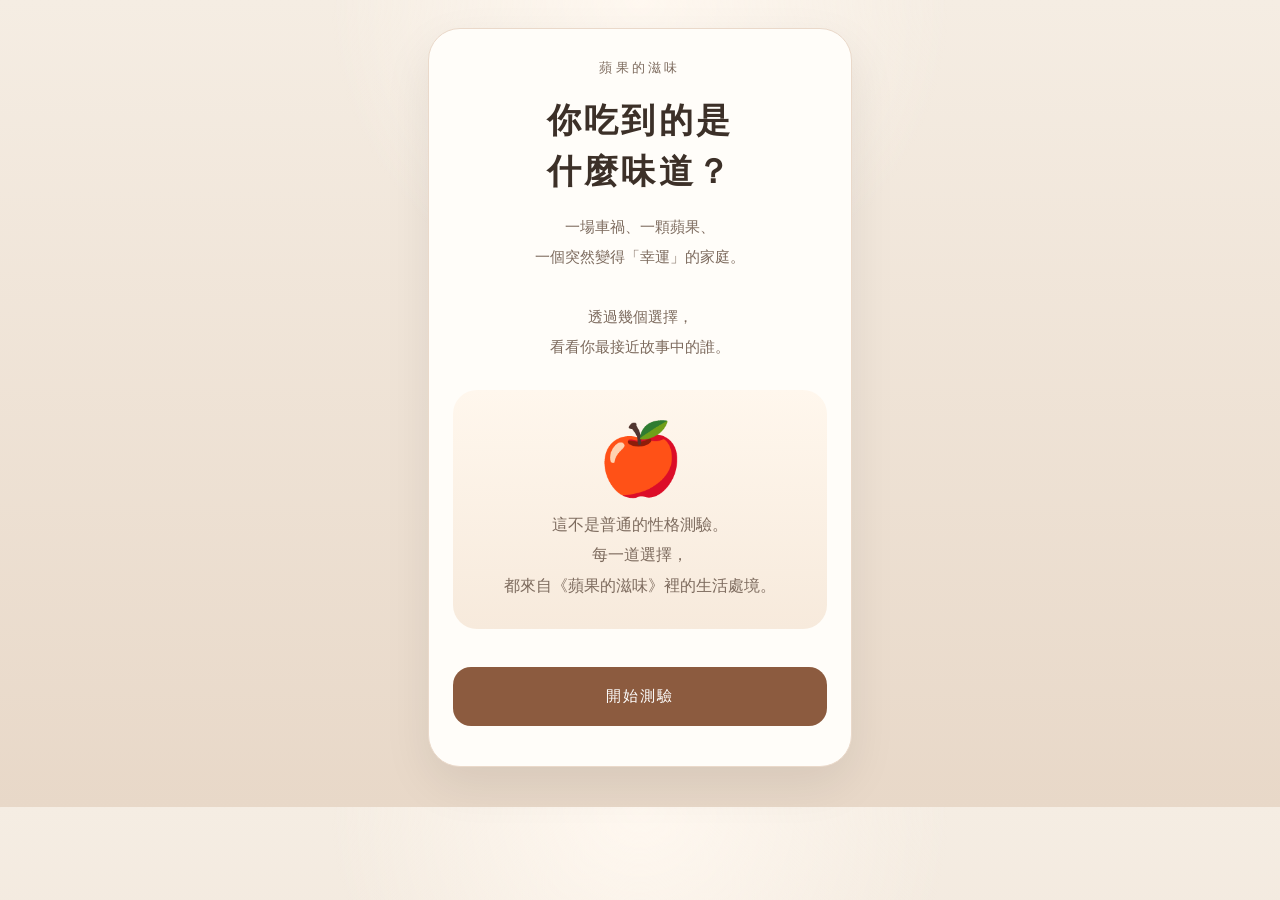
<file: test/1ndex.html>
<!DOCTYPE html>
<html lang="zh-Hant">
<head>
<meta charset="UTF-8">
<meta name="viewport" content="width=device-width, initial-scale=1.0">
<title>蘋果的滋味｜心理測驗</title>
<style>
:root{
--brown:#8c5b3f;
--brown-dark:#6d432c;
--text:#3c3028;
--sub:#7d6b5e;
--line:#d9c7b8;
--quote:#b05643;
}
*{box-sizing:border-box}
body{
margin:0;
font-family:"Noto Serif TC","Songti TC","PMingLiU",serif;
background:
radial-gradient(circle at top,#fff8f0 0%,transparent 30%),
linear-gradient(180deg,#f5ede3,#e8d8c8);
color:var(--text);
}
.wrapper{
max-width:460px;
margin:auto;
padding:28px 18px 40px;
}
.card{
background:#fffdf9;
border-radius:32px;
padding:30px 24px;
box-shadow:0 18px 48px rgba(0,0,0,.08);
border:1px solid #ead9ca;
}
.hidden{display:none}
.kicker{
text-align:center;
font-size:13px;
letter-spacing:.25em;
color:var(--sub);
}
.title{
text-align:center;
font-size:34px;
letter-spacing:.1em;
line-height:1.5;
margin:18px 0 12px;
}
.subtitle{
text-align:center;
line-height:2;
color:var(--sub);
font-size:15px;
}
.hero{
margin:28px 0;
padding:28px 20px;
background:linear-gradient(180deg,#fff7ed,#f7eadc);
border-radius:24px;
text-align:center;
}
.apple{
font-size:70px;
margin-bottom:10px;
}
.hero p{
margin:0;
line-height:1.9;
color:var(--sub);
}
button{
width:100%;
border:none;
border-radius:18px;
padding:16px;
margin:10px 0;
cursor:pointer;
font-size:15px;
line-height:1.8;
font-family:inherit;
}
.primary{
background:var(--brown);
color:white;
letter-spacing:.12em;
}
.primary:hover{
background:var(--brown-dark);
}
.choice{
background:white;
border:1px solid var(--line);
text-align:left;
}
.choice:hover{
background:#f5e6d7;
}
.progressText{
text-align:center;
font-size:13px;
letter-spacing:.15em;
color:var(--sub);
}
.progressBar{
height:8px;
background:#e8ddd2;
border-radius:99px;
overflow:hidden;
margin:14px 0 24px;
}
.progressFill{
height:100%;
width:0%;
background:var(--brown);
transition:.25s;
}
.scene{
background:#fff7ee;
border-left:4px solid var(--brown);
padding:15px;
line-height:1.95;
color:var(--sub);
border-radius:12px;
margin-bottom:20px;
font-size:14px;
}
.question{
text-align:center;
font-size:22px;
line-height:1.7;
margin-bottom:18px;
}
.roleImage{
width:320px;
height:320px;
object-fit:contain;
display:block;
margin:0 auto 18px;
}
.resultName{
text-align:center;
font-size:34px;
letter-spacing:.12em;
}
.resultTag{
text-align:center;
color:var(--brown);
margin-bottom:18px;
}
.resultBlock{
background:#faf4ec;
border-radius:20px;
padding:18px;
margin:16px 0;
line-height:2;
}
.quote{
text-align:center;
color:var(--quote);
font-size:20px;
line-height:1.9;
}
.aftertaste{
background:#fff7ee;
border:1px dashed #d9c7b8;
border-radius:18px;
padding:16px;
text-align:center;
line-height:2;
color:var(--sub);
margin-top:18px;
}
.small{
text-align:center;
font-size:12px;
color:#8a7768;
margin-top:14px;
line-height:1.8;
}
</style>
</head>
<body>
<div class="wrapper">
<div class="card">

<section id="start">
<div class="kicker">蘋果的滋味</div>

<h1 class="title">你吃到的是<br>什麼味道？</h1>

<p class="subtitle">
一場車禍、一顆蘋果、<br>
一個突然變得「幸運」的家庭。<br><br>
透過幾個選擇，<br>
看看你最接近故事中的誰。
</p>

<div class="hero">
<div class="apple">🍎</div>
<p>
這不是普通的性格測驗。<br>
每一道選擇，<br>
都來自《蘋果的滋味》裡的生活處境。
</p>
</div>

<button class="primary" onclick="startQuiz()">開始測驗</button>
</section>

<section id="quiz" class="hidden">
<div class="progressText" id="progressText"></div>
<div class="progressBar">
<div class="progressFill" id="progressFill"></div>
</div>

<div class="scene" id="scene"></div>
<div class="question" id="question"></div>
<div id="answers"></div>
</section>

<section id="result" class="hidden">
<img class="roleImage" id="roleImage">

<div class="resultName" id="roleName"></div>
<div class="resultTag" id="roleTag"></div>

<div class="resultBlock">
<h3>角色介紹</h3>
<p id="roleIntro"></p>
</div>

<div class="resultBlock">
<h3>你像他的地方</h3>
<p id="rolePersonality"></p>
</div>

<div class="resultBlock">
<h3>代表句／文本意象</h3>
<p class="quote" id="roleQuote"></p>
</div>

<div class="resultBlock">
<h3>象徵意義</h3>
<p id="roleSymbol"></p>
</div>

<div class="aftertaste" id="aftertaste"></div>

<button class="primary" onclick="restartQuiz()">重新測驗</button>

<p class="small">
《蘋果的滋味》不是在描寫幸福，<br>
而是在問：為什麼有些人必須受傷，才能碰到「運氣」？
</p>
</section>

</div>
</div>

<script>
const characterImages = {
"江阿發":"jiang.png",
"阿桂":"agui.png",
"阿珠":"azhu.png",
"阿吉":"aji.png",
"格雷上校":"gray.png"
};

const questions = [
{
scene:"老師當著全班的面，提醒你還沒繳代辦費。教室突然變得很安靜，所有人的目光好像都落在你身上。",
question:"那一刻，你最難忘的是？",
answers:[
["只希望大家不要再看我","阿吉"],
["突然很怕回家又會吵架","阿桂"],
["開始想自己是不是能幫上什麼忙","阿珠"],
["覺得丟臉也沒辦法，生活還是要繼續","江阿發"]
]
},
{
scene:"第一次進到美國醫院時，四周乾淨、明亮，還有從沒看過的蘋果和汽水罐。",
question:"如果是你，你後來最可能一直記得什麼？",
answers:[
["那些從來沒吃過的東西","阿吉"],
["有點不敢碰這裡的東西","阿桂"],
["第一次覺得有錢真的能改變生活","江阿發"],
["會想直接幫他們把問題解決掉","格雷上校"]
]
},
{
scene:"一場原本很可怕的車禍，最後卻換來一筆能改善生活的補償。",
question:"你比較接近哪種想法？",
answers:[
["至少家裡暫時能撐下去了","阿桂"],
["為什麼一定要受傷，才能過比較好的生活？","阿珠"],
["也許這真的算是一種「運氣」","江阿發"],
["我會想盡力補償，讓事情回到原本的位置","格雷上校"]
]
},
{
scene:"家裡氣氛變得很沉重，每個人都在擔心以後的日子。",
question:"你通常會變成哪種人？",
answers:[
["先確認大家是不是都還好","阿珠"],
["開始盤算接下來該怎麼撐下去","江阿發"],
["假裝沒事，但其實很害怕","阿吉"],
["試著用自己的資源幫忙解決問題","格雷上校"]
]
},
{
scene:"故事裡的蘋果，其實不只是水果。對江家來說，它像是突然掉進生活裡的另一個世界。",
question:"如果是你，你覺得那顆蘋果最後吃起來像什麼？",
answers:[
["第一次知道原來世界上有這麼甜的東西","阿吉"],
["明明是甜的，心裡卻還是慌的","阿桂"],
["好像還沒吃完，人就突然長大了","阿珠"],
["原來有些好日子，是受傷後才換來的","江阿發"]
]
}
];

const results = {
"江阿發":{
tag:"一家之主，靠勞力維生",
intro:"江阿發是家中的經濟支柱。原本只是騎腳踏車去工作，卻因車禍被送進美國醫院。故事中，他從害怕殘廢、擔心家庭生計，逐漸轉向把補償視為家庭翻身的可能。",
personality:"你和江阿發一樣，面對困境時會先考慮現實問題。你不是單純貪財，而是知道生活壓力會逼人務實，甚至把不幸看成唯一的機會。",
quote:"「運氣，碰到運氣了。」",
symbol:"江阿發象徵底層勞動者的辛苦與矛盾。他的「幸運」其實很酸澀，因為那份改善生活的機會，是用身體受傷換來的。",
taste:"你吃到的蘋果，帶著現實生活裡酸澀卻不得不吞下去的味道。"
},
"阿桂":{
tag:"情緒外露，守護家庭",
intro:"阿桂是江阿發的妻子。得知丈夫出車禍後，她一路哭喊，害怕丈夫殘廢後全家失去依靠。進入美國醫院後，她同時恐懼陌生環境，也被補償與物資吸引。",
personality:"你和阿桂一樣，對家庭安全感非常敏感。你的情緒不是脆弱，而是因為你很清楚：一旦主要支柱倒下，整個家庭都可能跟著崩塌。",
quote:"「一家大小都要靠他呀！」",
symbol:"阿桂象徵底層女性在貧窮與權力面前的求生反應。她的哭泣不是單純悲傷，而是長期生活壓力下的本能防衛。",
taste:"你吃到的蘋果，有一點甜，但更多的是對失去的害怕。"
},
"阿珠":{
tag:"早熟懂事，替家人著想",
intro:"阿珠是家中長女。父親出事後，她去學校接弟弟們，也想像自己可能被賣去當養女，好替家裡減輕負擔。她在故事中承擔了超過年齡的責任。",
personality:"你和阿珠一樣，常常下意識替別人想很多。你明明也會害怕，卻容易先把自己的感受收起來，選擇照顧家人和穩住場面。",
quote:"「她忽然覺得自己已經不是小孩子了。」",
symbol:"阿珠象徵貧窮家庭中被迫早熟的孩子。她的懂事讓人心疼，因為那不是浪漫的犧牲，而是貧困造成的壓力轉移。",
taste:"你吃到的蘋果，看起來成熟，其實藏著太早長大的酸味。"
},
"阿吉":{
tag:"天真敏感，容易滿足",
intro:"阿吉是江阿發的兒子。他因為繳不起代辦費在學校被罰站，後來進入美國醫院，對蘋果、汽水罐與豪華環境感到新奇又興奮。",
personality:"你和阿吉一樣，對世界保有好奇心。即使環境有壓力，你仍會被小小的新鮮事物吸引，從苦日子裡找到短暫的快樂。",
quote:"「一只蘋果可以買四斤米。」",
symbol:"阿吉象徵兒童在貧窮中的真實感受。他既承受羞辱，也會被物質新奇吸引，呈現出孩子有限卻誠實的理解。",
taste:"你吃到的蘋果，是短暫卻真實的甜味。"
},
"格雷上校":{
tag:"外來權力，帶著善意",
intro:"格雷上校是撞傷江阿發的美國人。他送江家人到醫院，提供補償與照顧。表面上他有責任感，但他的存在也代表美國權力與台灣底層家庭之間的不平等。",
personality:"你和格雷上校一樣，願意幫助別人，也習慣從資源與制度的角度思考問題。但有時候，真正的距離不是善意，而是彼此不同的位置。",
quote:"「美國人把他們帶進那間白色醫院。」",
symbol:"格雷上校象徵外來權力與現代化資源。他不是單純的壞人，但他的善意建立在巨大的階級差距上，因此帶有複雜的諷刺。",
taste:"你吃到的蘋果，是一種站在不同位置才看得到的甜味。"
}
};

let scores = {};
let current = 0;

function shuffle(array){
for(let i=array.length-1;i>0;i--){
const j=Math.floor(Math.random()*(i+1));
[array[i],array[j]]=[array[j],array[i]];
}
return array;
}

function startQuiz(){
scores = {
"江阿發":0,
"阿桂":0,
"阿珠":0,
"阿吉":0,
"格雷上校":0
};

current = 0;

document.getElementById("start").classList.add("hidden");
document.getElementById("result").classList.add("hidden");
document.getElementById("quiz").classList.remove("hidden");

showQuestion();
}

function showQuestion(){
const q = questions[current];

document.getElementById("progressText").innerText = "Q " + (current+1) + " / " + questions.length;
document.getElementById("progressFill").style.width = ((current+1)/questions.length*100) + "%";

document.getElementById("scene").innerText = q.scene;
document.getElementById("question").innerText = q.question;

const answerBox = document.getElementById("answers");
answerBox.innerHTML = "";

const shuffled = shuffle([...q.answers]);

shuffled.forEach(ans=>{
const btn = document.createElement("button");
btn.className = "choice";
btn.innerText = ans[0];

btn.onclick = ()=>{
scores[ans[1]]++;
current++;

if(current < questions.length){
showQuestion();
}else{
showResult();
}
};

answerBox.appendChild(btn);
});
}

function showResult(){
document.getElementById("quiz").classList.add("hidden");
document.getElementById("result").classList.remove("hidden");

const top = Object.keys(scores).sort((a,b)=>scores[b]-scores[a])[0];

const r = results[top];

document.getElementById("roleImage").src = characterImages[top];
document.getElementById("roleName").innerText = top;
document.getElementById("roleTag").innerText = r.tag;
document.getElementById("roleIntro").innerText = r.intro;
document.getElementById("rolePersonality").innerText = r.personality;
document.getElementById("roleQuote").innerText = r.quote;
document.getElementById("roleSymbol").innerText = r.symbol;
document.getElementById("aftertaste").innerText = r.taste;
}

function restartQuiz(){
document.getElementById("result").classList.add("hidden");
document.getElementById("start").classList.remove("hidden");
window.scrollTo(0,0);
}
</script>
</body>
</html>
</file>
<file: HW6_CSS/114306084_CSS_HW.css>
/* RESET */
* {
    box-sizing: border-box;
}

body {
    background-color: #eeede1;
    display: flex;
    justify-content: center;
    padding: 30px;
    font-family: Arial, sans-serif;
    margin: 0;
}

/* MAIN CONTAINER */
.main-container {
    width: 1000px;
    background-color: white;
    display: flex;
    border-radius: 16px;
    box-shadow: 0 2px 12px rgba(0,0,0,0.15);
    overflow: hidden;
}

/* LEFT PANEL */
.left-panel {
    width: 30%;
    background-color: #92babb;
    color: white;
    display: flex;
    flex-direction: column;
}

.profile-photo {
    width: 100%;
    display: block;
}

.left-content {
    padding: 22px;
}

.name {
    margin: 0;
    font-size: 22px;
    font-weight: bold;
}

.role {
    margin: 4px 0 18px;
    font-size: 13px;
}

/* LEFT SECTION */
.left-section {
    margin-bottom: 22px;
}

.left-heading {
    font-size: 15px;
    font-weight: bold;
    border-bottom: 1px solid rgba(255,255,255,0.7);
    padding-bottom: 6px;
    margin-bottom: 8px;
}

.school-logo {
    width: 120px;
    margin-top: 20px;
}

/* RIGHT PANEL */
.right-panel {
    width: 70%;
    padding: 26px;
    color: #333;
}

/* SECTION BLOCK */
.section {
    margin-bottom: 36px;
}

.section-title {
    font-size: 20px;
    font-weight: bold;
    padding-bottom: 6px;
    border-bottom: 2px solid #cfd3da;
    margin-bottom: 14px;
}

/* EDUCATION */
.edu-item {
    display: flex;
    margin-bottom: 6px;
}

.year {
    width: 120px;
    font-weight: bold;
    font-size: 14px;
}

/* SKILL TAGS */
.tag {
    display: inline-block;
    background-color: #e6effb;
    padding: 5px 12px;
    border-radius: 12px;
    font-size: 13px;
    color: #234e8c;
    margin-right: 6px;
    margin-bottom: 6px;
}

/* HOMEWORK & LAB */
.hw-lab-container {
    display: flex;
    gap: 22px;
}

.card {
    flex: 1;
    background-color: #f5f6f8;
    padding: 18px;
    border-radius: 10px;
}

.card h3 {
    margin-top: 0;
    margin-bottom: 10px;
}

.card ul {
    padding-left: 20px;
}

.card a {
    color: #1a5fb4;
    text-decoration: none;
}

/* MUSIC */
.music-row {
    display: flex;
    justify-content: space-between;
    margin-top: 12px;
}

.music-item {
    text-align: center;
}

.music-item img {
    width: 56px;
    margin-bottom: 6px;
}

.music-note {
    font-size: 13px;
    margin-top: 15px;
    color: #666;
}
</file>
<file: HW8_JS2/style.css>
body {
  font-family: Arial, sans-serif;
  background-color: #f2f2f2;
}

.calculator {
  width: 300px;
  background: white;
  padding: 20px;
  margin: 80px auto;
  border-radius: 8px;
  text-align: center;
}

input, select {
  width: 100%;
  padding: 6px;
  margin-bottom: 10px;
}

button {
  width: 100%;
  padding: 8px;
  background-color: #8b5a2b;
  color: white;
  border: none;
  cursor: pointer;
}

button:hover {
  opacity: 0.9;
}

#result {
  margin-top: 15px;
  font-weight: bold;
}
</file>
<file: Lab2_Homepage/114306084_CSS_Lab.css>
body {
    margin: 0;
    background-color: #f6f6f6;
    color: #333;
    font-family: Arial, Helvetica, sans-serif;
}

.hero {
    background-color: #a892c5;
    text-align: center;
    padding: 45px 0;
}

.hero h1 {
    margin: 0;
    font-size: 46px;
    font-family: "Times New Roman", serif;
    font-weight: bold;
    color: white;
}

.subtitle {
    margin-top: 10px;
    font-size: 22px;
    color: white;
}

.navbar {
    list-style: none;
    margin: 0;
    padding: 15px 0;
    background-color: #767aaa;
    display: flex;
    justify-content: space-around;

    position: absolute;
    top: 10em;
    left: 0;
    width: 100%;
}

.navbar li {
    color: white;
    font-size: 22px;
    font-weight: bold;
    cursor: pointer;
}

.dropdown {
    position: relative;
}

.dropdown-menu {
    display: none;
    position: absolute;
    top: 28px;
    left: -15px;
    background-color: #1c2a3a;
    padding: 12px 20px;
    width: 220px;

    border-radius: 8px;
    box-shadow: 0px 6px 15px rgba(0,0,0,0.35);

    list-style: none;
}

.dropdown-menu li {
    padding: 10px 0;
    color: #a892c5;
    font-size: 20px;
    font-weight: bold;
}

.dropdown:hover .dropdown-menu {
    display: block;
}

.content {
    margin-top: 10px;
    padding: 20px 30px;
    font-size: 20px;
}

.selector {
    margin-top: 20px;
    font-size: 18px;
}

@media all {
    body {
        font-size: 16px;
    }
}

@media print {
    body {
        background-color: white;
        color: black;
    }
    .navbar, .dropdown-menu {
        display: none;
    }
}
</file>
<file: Lab4_GradeStatistics/style.css>
body {
  font-family: Arial, sans-serif;
  padding: 30px;
}

h1 {
  text-align: center;
}

.input-area {
  text-align: center;
  margin-bottom: 20px;
}

input {
  width: 100px;
  padding: 5px;
  margin-right: 10px;
}

button {
  padding: 6px 12px;
  cursor: pointer;
}

table {
  width: 60%;
  margin: auto;
  border-collapse: collapse;
}

th, td {
  border: 1px solid #ccc;
  padding: 8px;
  text-align: center;
}

tfoot {
  font-weight: bold;
}
</file>
